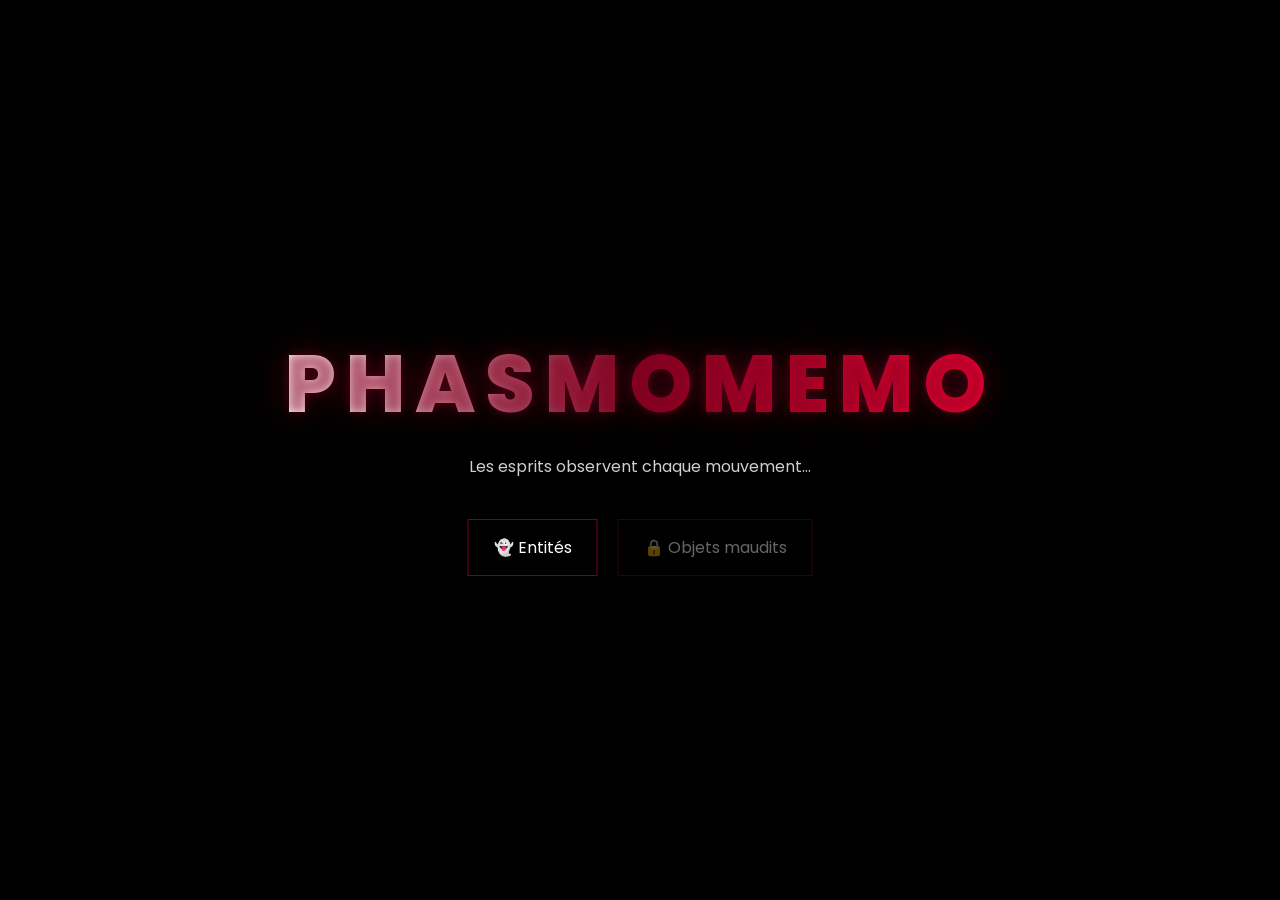
<file: index.html>
<!DOCTYPE html>
<html lang="fr">
<head>
    <meta charset="UTF-8">
    <meta name="viewport" content="width=device-width, initial-scale=1.0">
    <title>PHASMOMEMO</title>
    <link rel="stylesheet" href="styles.css">
</head>

<body class="home">

    <div class="background-text" id="bg-text"></div>

    <div class="center">

        <h1 class="glitch">PHASMOMEMO</h1>
        <p class="subtitle">Les esprits observent chaque mouvement...</p>

        <div class="menu">
            <a href="entities.html" class="btn">👻 Entités</a>
            <a href="#" class="btn disabled">🔒 Objets maudits</a>
        </div>

    </div>

<script>
const ghostFacts = [
    "Banshee : cible un seul joueur",
    "Démon : chasse très tôt",
    "Yurei : baisse la santé mentale",
    "Revenant : devient rapide en vision",
    "Deogen : connaît toujours la position",
    "Ombre : faible activité",
    "Oni : très agressif",
    "Moroï : accélère avec peur",
    "Raiju : boost appareils",
    "Spectre : téléportation",
    "Hantu : dépend du froid",
    "Djinn : rapide si électricité",
    "Myling : chasse silencieuse",
    "Poltergeist : lance objets",
    "Obake : change de forme"
];

const container = document.getElementById("bg-text");

function createLine() {
    const line = document.createElement("div");
    line.classList.add("bg-line");

    line.textContent = ghostFacts[Math.floor(Math.random() * ghostFacts.length)];

    const fromLeft = Math.random() > 0.5;

    line.style.top = Math.random() * 100 + "vh";
    const speed = Math.random() * 5 + 9;
    line.style.animationDuration = speed + "s";

    line.style.opacity = (Math.random() * 0.3 + 0.2).toFixed(2);

    if (fromLeft) line.classList.add("from-left");
    else line.classList.add("from-right");

    container.appendChild(line);

    setTimeout(() => line.remove(), speed * 1000);
}

/* remplissage fort */
for (let i = 0; i < 20; i++) {
    setTimeout(createLine, i * 60);
}

setInterval(createLine, 160);

/* glitch */
setInterval(() => {
    const title = document.querySelector(".glitch");
    title.style.opacity = Math.random() > 0.94 ? 0.3 : 1;
}, 200);
</script>

</body>
</html>
</file>
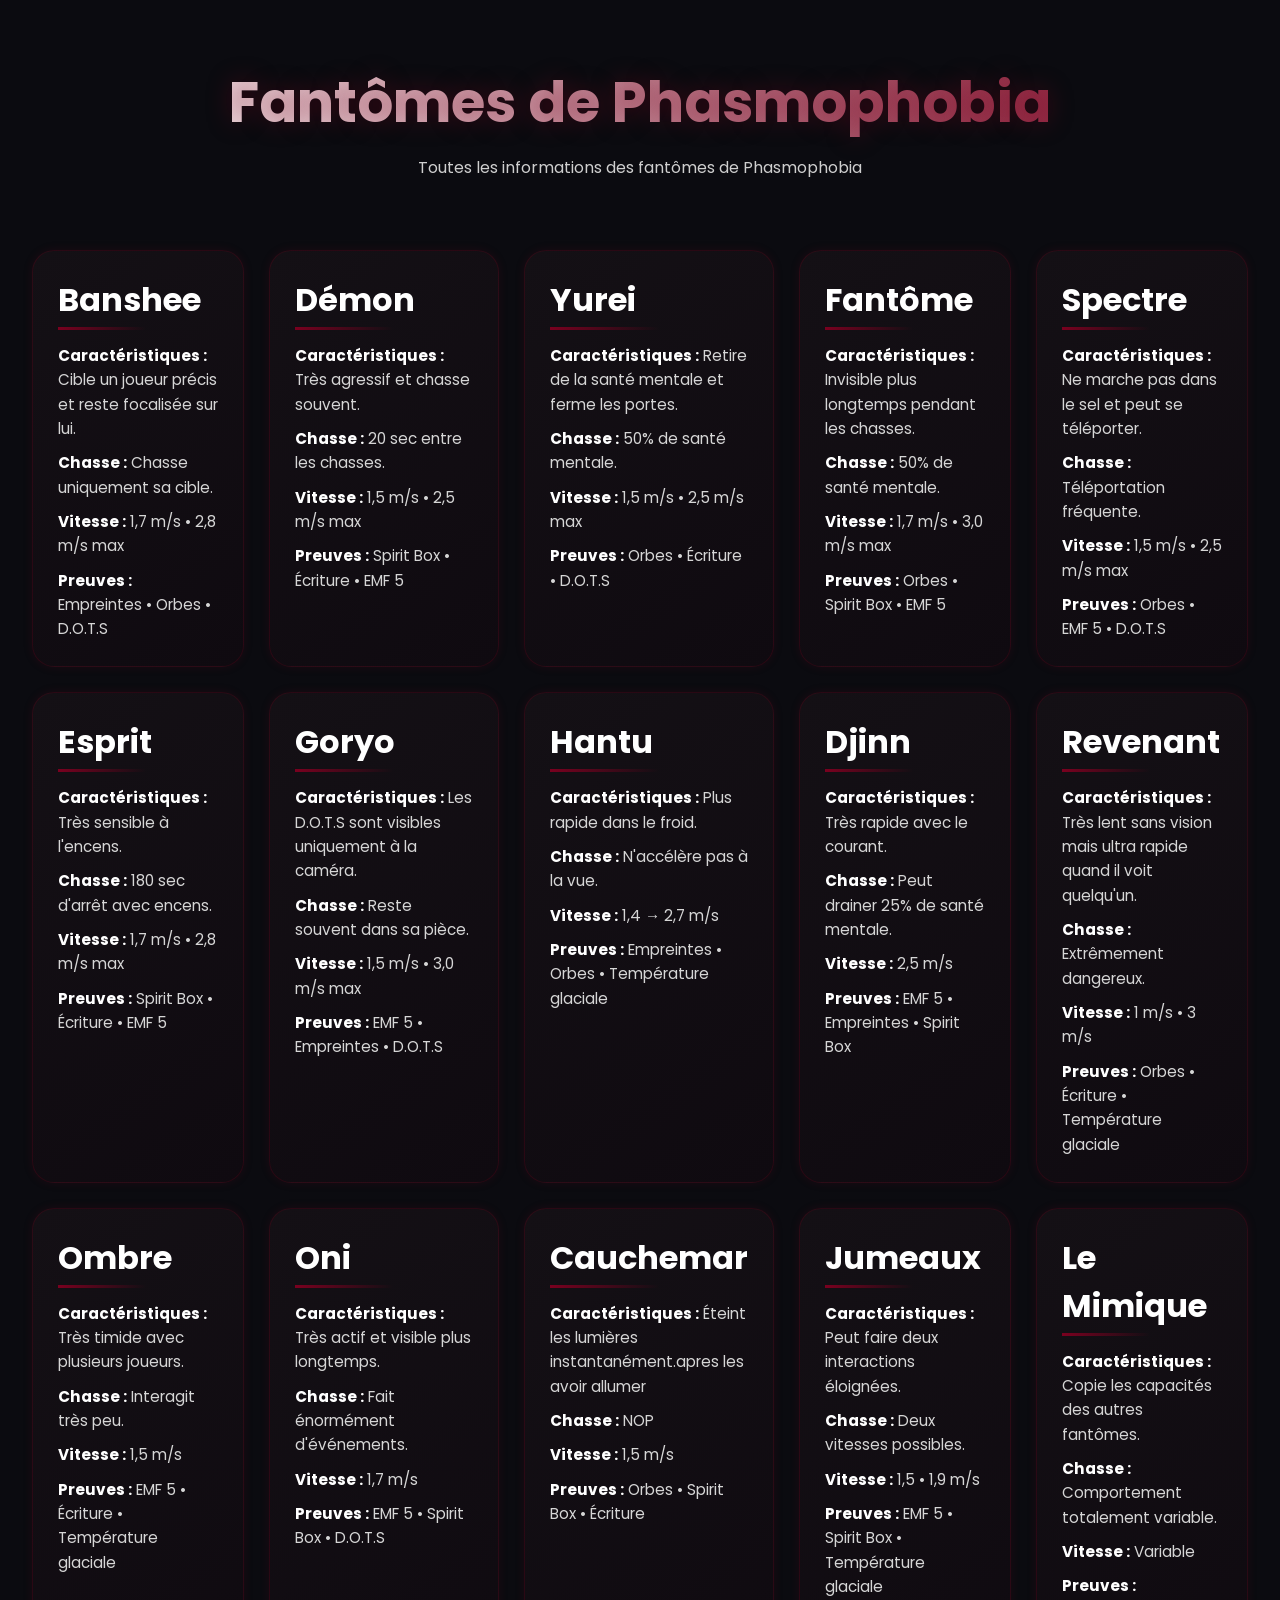
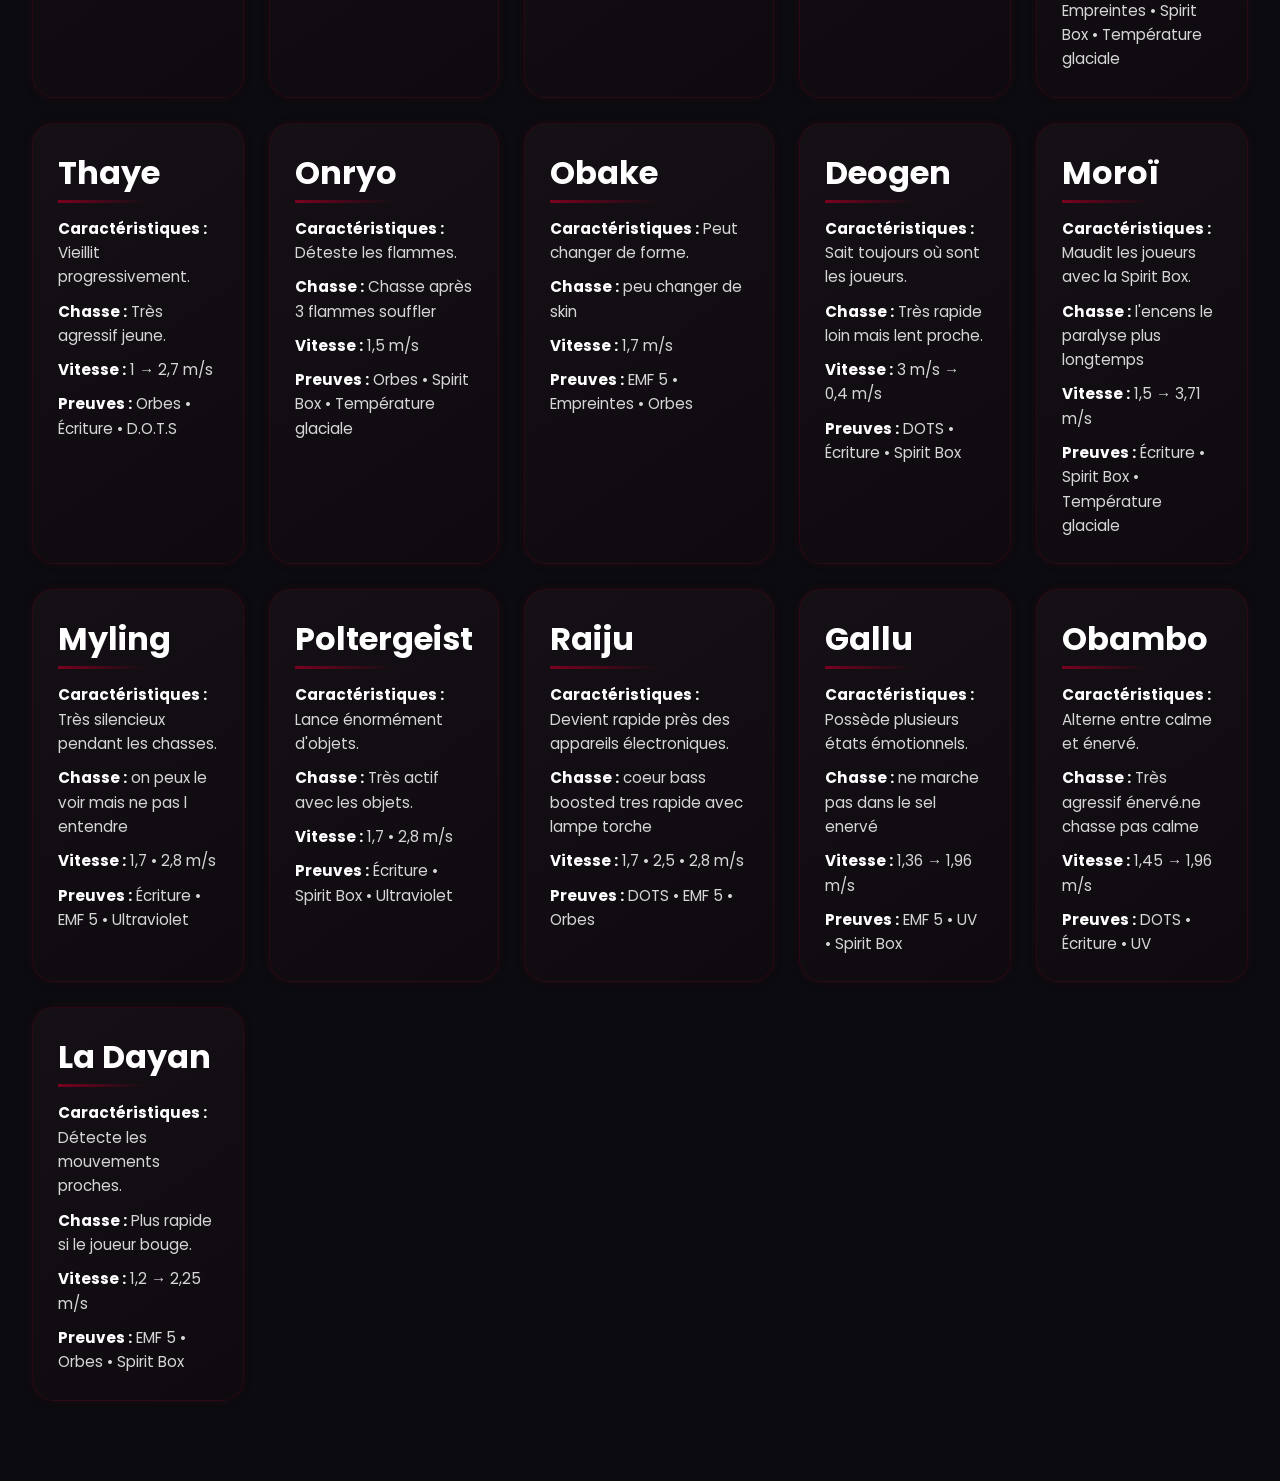
<file: entities.html>
<!DOCTYPE html>
<html lang="fr">
<head>
    <meta charset="UTF-8">
    <meta name="viewport" content="width=device-width, initial-scale=1.0">
    <title>Fantômes de Phasmophobia</title>

    <link rel="stylesheet" href="styles.css">
</head>
<body>

    <header>

        <h1>Fantômes de Phasmophobia</h1>

        <p class="subtitle">
            Toutes les informations des fantômes de Phasmophobia
        </p>

    </header>

    <main>

        <section id="ghosts-container"></section>

    </main>

    <script src="script.js"></script>

</body>
</html>
</file>
<file: styles.css>
@import url('https://fonts.googleapis.com/css2?family=Poppins:wght@300;400;500;600;700&display=swap');

*{
    margin: 0;
    padding: 0;
    box-sizing: border-box;
}

body{
    font-family: 'Poppins', sans-serif;
    background: #0b0b10;
    color: white;
    min-height: 100vh;
    overflow-x: hidden;
}

/* =========================================================
   🧠 ACCUEIL BORDEAUX
========================================================= */

.home{
    background: black;
}

/* fond texte */
.background-text {
    position: fixed;
    inset: 0;
    overflow: hidden;
    z-index: 0;
    pointer-events: none;

    filter: blur(0.2px);
}

.bg-line {
    position: absolute;
    white-space: nowrap;

    font-size: 14px;
    font-weight: 500;

    color: rgba(120, 0, 30, 0.55); /* BORDEAUX */
    text-shadow: 0 0 8px rgba(120,0,30,0.4);
}

/* gauche */
.from-left{
    left: -50%;
    animation: moveRight linear forwards;
}

/* droite */
.from-right{
    right: -50%;
    animation: moveLeft linear forwards;
}

/* anim */
@keyframes moveRight{
    from { transform: translateX(-100%); }
    to { transform: translateX(220vw); }
}

@keyframes moveLeft{
    from { transform: translateX(100%); }
    to { transform: translateX(-220vw); }
}

/* centre */
.center {
    position: absolute;
    top: 50%;
    left: 50%;
    transform: translate(-50%, -50%);
    text-align: center;
    z-index: 2;
}

/* TITRE PHASMOMEMO BORDEAUX */
.glitch {
    font-size: 80px;
    font-weight: 800;
    letter-spacing: 10px;

    text-transform: uppercase;

    background: linear-gradient(90deg, #ffffff, #7a001f, #ff0033);
    -webkit-background-clip: text;
    -webkit-text-fill-color: transparent;

    text-shadow:
        0 0 10px rgba(122,0,31,0.5),
        0 0 35px rgba(255,0,60,0.25);
}

/* sous titre */
.subtitle {
    margin-top: 10px;
    color: #cfcfcf;
}

/* menu */
.menu {
    margin-top: 40px;
    display: flex;
    gap: 20px;
    justify-content: center;
}

.btn {
    padding: 15px 25px;
    border: 1px solid #7a001f;
    color: white;
    text-decoration: none;
    transition: 0.3s;
}

.btn:hover {
    background: #7a001f;
    box-shadow: 0 0 25px #7a001f;
}

.disabled {
    opacity: 0.4;
    pointer-events: none;
}

/* =========================================================
   👻 ENTITÉS BORDEAUX
========================================================= */

header{
    text-align: center;
    padding: 60px 20px 30px;
}

/* TITRE ENTITÉS */
header h1 {
    font-size: 3.5rem;

    background: linear-gradient(90deg, #ffffff, #7a001f);
    -webkit-background-clip: text;
    -webkit-text-fill-color: transparent;

    text-shadow: 0 0 25px rgba(122,0,31,0.4);
}

/* GRID */
#ghosts-container{
    width: 95%;
    max-width: 1900px;
    margin: auto;

    display: grid;
    grid-template-columns: repeat(5, 1fr);

    gap: 25px;
    padding: 40px 0 80px;
}

/* CARTES BORDEAUX */
.card{
    min-height: 340px;
    padding: 25px;

    border-radius: 22px;

    background: linear-gradient(145deg, #141015, #0f0a10);

    border: 1px solid rgba(122,0,31,0.25);

    box-shadow: 0 0 10px rgba(122,0,31,0.15);

    display: flex;
    flex-direction: column;

    transition: 0.3s;
}

.card:hover{
    transform: translateY(-8px) scale(1.02);

    border: 1px solid rgba(122,0,31,0.6);
    box-shadow:
        0 0 25px rgba(122,0,31,0.3),
        0 0 50px rgba(122,0,31,0.15);
}

/* TITRE CARTE */
.card h2{
    font-size: 2rem;
    margin-bottom: 10px;
    position: relative;
}

/* trait */
.card h2::after{
    content: "";
    position: absolute;
    left: 0;
    bottom: -6px;

    width: 55%;
    height: 3px;

    background: linear-gradient(90deg, #7a001f, transparent);
}

/* texte */
.card p{
    font-size: 0.95rem;
    margin-top: 10px;
    color: #d6d6d6;
    line-height: 1.6;
}

.card p strong{
    color: white;
}

/* =========================================================
   💀 POPUP
========================================================= */

body.modal-open{
    overflow: hidden;
}

#overlay{
    position: fixed;
    inset: 0;
    background: rgba(0,0,0,0.6);
    backdrop-filter: blur(10px);
    opacity: 0;
    pointer-events: none;
    transition: 0.3s;
    z-index: 999;
}

#overlay.active{
    opacity: 1;
    pointer-events: all;
}

.popup{
    position: fixed;
    top: 50%;
    left: 50%;
    transform: translate(-50%, -50%) scale(0.8);

    width: 90%;
    max-width: 600px;

    background: rgba(20,10,12,0.95);

    border: 1px solid rgba(122,0,31,0.6);

    border-radius: 20px;
    padding: 25px;

    opacity: 0;
    transition: 0.3s;

    z-index: 1000;
}

.popup.active{
    opacity: 1;
    transform: translate(-50%, -50%) scale(1);
}

.popup h2{
    font-size: 2rem;
    margin-bottom: 15px;
}

.popup p{
    margin: 10px 0;
    color: #ddd;
    line-height: 1.6;
}

.close-btn{
    margin-top: 20px;
    padding: 10px 15px;
    background: #7a001f;
    border: none;
    color: white;
    cursor: pointer;
}

/* =========================================================
   📱 MOBILE
========================================================= */

@media (max-width: 768px){

    .glitch{
        font-size: 45px;
    }

    #ghosts-container{
        grid-template-columns: repeat(1, 1fr);
    }
}
</file>
